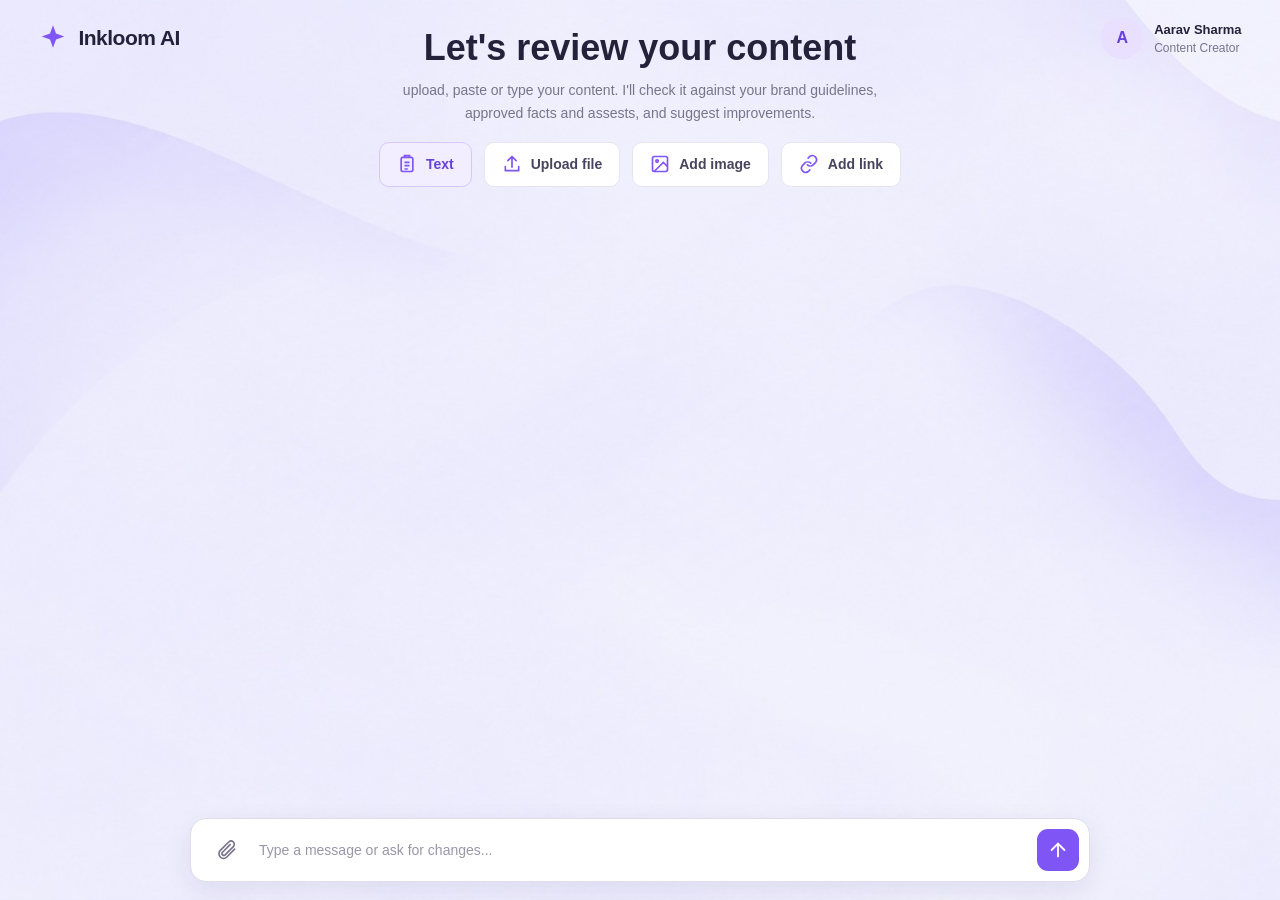
<file: frontend/chatbot/index.html>
<!DOCTYPE html>
<html lang="en">
<head>
    <meta charset="UTF-8">
    <meta name="viewport" content="width=device-width, initial-scale=1.0">
    <title>Chatbot Page</title>
    <link rel="stylesheet" href="style.css">
</head>
<body>
    <div class="app">

        <!--Navbar-->
        <header class="navbar">
            
        <!-- Inkloom AI Logo -->
       <div class="logo">
  <svg class="logo-icon" viewBox="0 0 40 40"
       xmlns="http://www.w3.org/2000/svg"
       aria-hidden="true">
    <path d="M20 3 L24 14 L35 18 L24 22 L20 33 L16 22 L5 18 L16 14 Z"
          fill="#8055F5"/>
  </svg>
  <span>Inkloom AI</span>
</div>

       <div class="profile">
        <div class="avatar">A</div>
        <div class="profile-info"><strong>Aarav Sharma</strong>
            <p>Content Creator</p></div>

       </div>
        </header>

        <!--main heading and buttons-->
        <main class="main">
            <section class="intro">
                <h1>Let's review your content</h1>

                <p>
                    upload, paste or type your content. I'll check it against your brand guidelines,<br class="desktop-break">approved facts and assests, and suggest improvements.
                </p>

                <div class="actions">
                    <button class="action-btn active" id="pasteBtn">
                         <svg class="icon" viewBox="0 0 24 24">
      <rect x="5" y="4" width="14" height="17" rx="2"
            fill="none" stroke="currentColor" stroke-width="2"/>
      <path d="M9 4V2h6v2M9 10h6M9 14h6M9 18h4"
            fill="none" stroke="currentColor" stroke-width="2"/>
    </svg>
    Text
                    </button>

                    <button class="action-btn" id="uploadBtn">
                         <svg class="icon" viewBox="0 0 24 24">
      <path d="M12 16V3m-5 5 5-5 5 5M4 15v5h16v-5"
            fill="none" stroke="currentColor" stroke-width="2"
            stroke-linecap="round" stroke-linejoin="round"/>
    </svg>
    Upload file
                    </button>

                    <button class="action-btn" id="imageBtn">
                       <svg class="icon" viewBox="0 0 24 24">
      <rect x="3" y="3" width="18" height="18" rx="2"
            fill="none" stroke="currentColor" stroke-width="2"/>
      <circle cx="8.5" cy="8.5" r="1.5"
              fill="none" stroke="currentColor" stroke-width="2"/>
      <path d="m21 15-5-5L5 21"
            fill="none" stroke="currentColor" stroke-width="2"/>
    </svg>
    Add image  
                    </button>

                    <button class="action-btn" id="linkBtn">
                         <svg class="icon" viewBox="0 0 24 24">
      <path d="M10 13a5 5 0 0 0 7 0l3-3a5 5 0 0 0-7-7l-2 2M14 11a5 5 0 0 0-7 0l-3 3a5 5 0 0 0 7 7l2-2"
            fill="none" stroke="currentColor" stroke-width="2"
            stroke-linecap="round"/>
    </svg>
    Add link
                    </button>
                </div>

                <input type="file" id="fileInput" hidden>
                <input type="file" id="imageInput" accept="image/*" hidden>
            </section>

            <!--chat area-->
            <section class="chat-area"></section>
        </main>

        <!--message bar-->
        <div class="chat-input-wrapper">
            <form id="chatForm" class="chat-input">
                <button type="button" class="attach-btn" id="attachBin" aria-label="Attach file">
 <svg xmlns="http://www.w3.org/2000/svg"
       width="22" height="22" viewBox="0 0 24 24"
       fill="none" stroke="currentColor"
       stroke-width="1.8" stroke-linecap="round"
       stroke-linejoin="round">
    <path d="m21.4 11.1-8.5 8.5a5 5 0 0 1-7.1-7.1l9.2-9.2a3.5 3.5 0 0 1 5 5L10.8 17.5a2 2 0 0 1-2.8-2.8l8.5-8.5"/>
  </svg>
                </button>

                <input type="text" id="messageInput" placeholder="Type a message or ask for changes..." autocomplete="off">

                <button type="submit" class="send-btn" aria-label="send message">
 <svg xmlns="http://www.w3.org/2000/svg"
       width="22" height="22" viewBox="0 0 24 24"
       fill="none" stroke="currentColor"
       stroke-width="2" stroke-linecap="round"
       stroke-linejoin="round">
    <path d="M12 19V5"/>
    <path d="m5 12 7-7 7 7"/>
  </svg>
                </button>
            </form>
        </div>
    </div>
     <script src="script.js"></script>
</body>
</html>
</file>
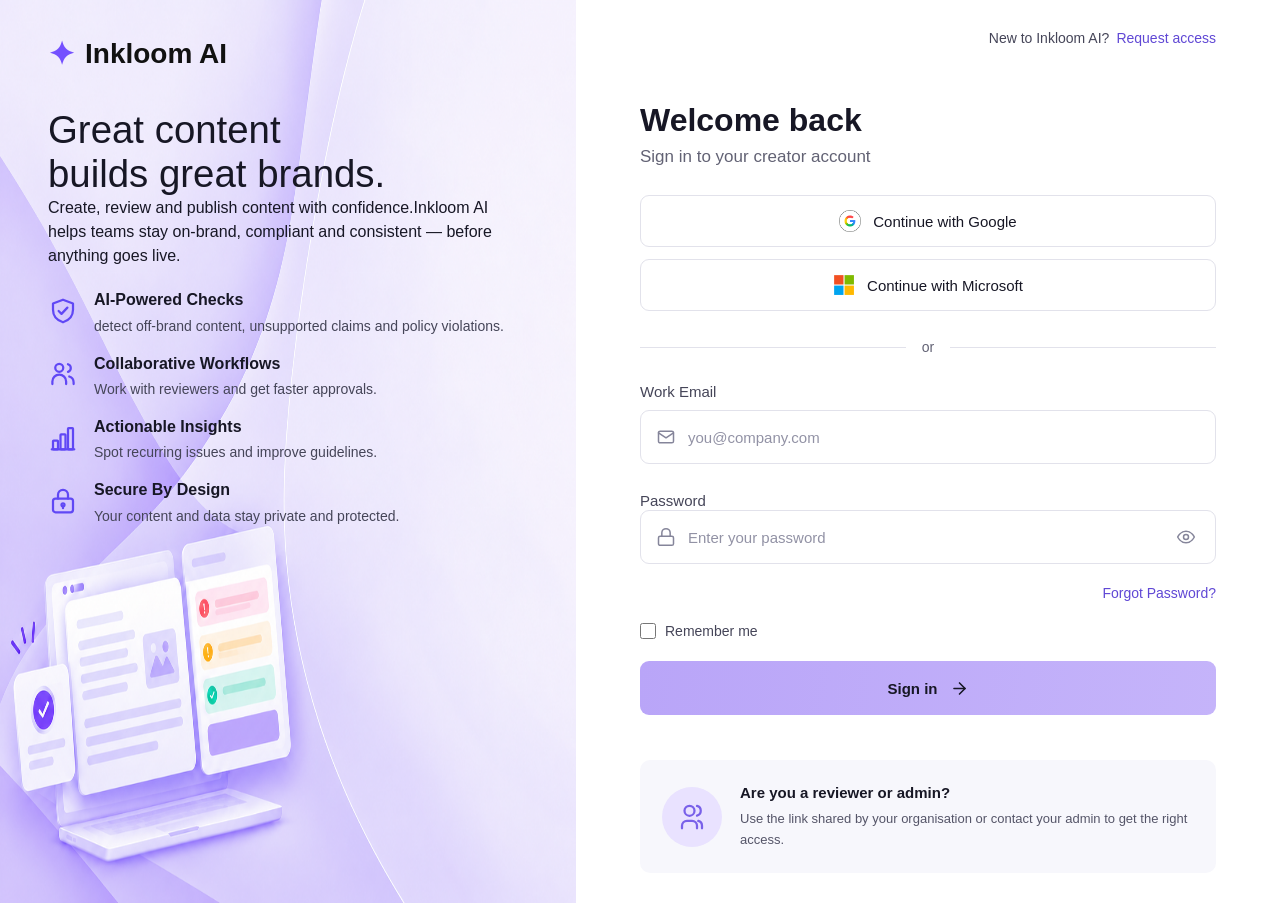
<file: frontend/LoginPage/index.html>
<!DOCTYPE html>
<html lang="en">
<head>
    <meta charset="UTF-8">
    <meta name="viewport" content="width=device-width, initial-scale=1.0">
    <title>Login Page</title>
      <link rel="stylesheet" href="style.css">
</head>
<body>

 <main class="login-page">

    <!-- left section- branding -->

     <section class="brand-panel">
    <div class="brand-logo">
    <span class="logo-mark">✦</span>
    <span>Inkloom AI</span>
    </div>
        <div class="brand-content">


            <!--Main Heading-->
            <div class="brand-head">Great content<br>builds great brands.</div>
            <p class="brand-description">Create, review and publish content with confidence.Inkloom AI helps teams stay on-brand, compliant and consistent — before anything goes live.</p>
        </div>
        <!--Features-->
        <div class="feature-list">
        <article class="feature-item">
               <div class="feature-icon">
    <svg xmlns="http://www.w3.org/2000/svg"
         width="30" height="30"
         viewBox="0 0 24 24"
         fill="none"
         stroke="#6048f5"
         stroke-width="1.8"
         stroke-linecap="round"
         stroke-linejoin="round"
         aria-hidden="true">
        <path d="M12 3 20 6v5c0 5-3.4 8.5-8 10-4.6-1.5-8-5-8-10V6l8-3Z"/>
        <path d="m8.5 12 2.3 2.3 4.7-5"/>
    </svg>
      </div>
           <div>
         
            <h2>AI-Powered Checks</h2>
            <p>detect off-brand content, unsupported claims and policy violations.</p>
           </div>
        </article>

        <article class="feature-item">
            <div class="feature-icon">
    <svg xmlns="http://www.w3.org/2000/svg"
         width="30" height="30"
         viewBox="0 0 24 24"
         fill="none"
         stroke="#6048f5"
         stroke-width="1.8"
         stroke-linecap="round"
         stroke-linejoin="round"
         aria-hidden="true">
        <circle cx="9" cy="7" r="3.2"/>
        <path d="M3.5 20v-2a5.5 5.5 0 0 1 11 0v2"/>
        <path d="M16 4.2a3.2 3.2 0 0 1 0 6.1"/>
        <path d="M17 14a5 5 0 0 1 3.5 4.8V20"/>
    </svg>
</div>
            <div>
                <h2>Collaborative Workflows</h2>
                <p>Work with reviewers and get faster approvals.</p>
            </div>
        </article>

        <article class="feature-item">
            <div class="feature-icon">
    <svg xmlns="http://www.w3.org/2000/svg"
         width="30" height="30"
         viewBox="0 0 24 24"
         fill="none"
         stroke="#6048f5"
         stroke-width="1.8"
         stroke-linecap="round"
         stroke-linejoin="round"
         aria-hidden="true">
        <path d="M3 21h18"/>
        <rect x="4" y="14" width="4" height="7" rx="0.5"/>
        <rect x="10" y="9" width="4" height="12" rx="0.5"/>
        <rect x="16" y="4" width="4" height="17" rx="0.5"/>
    </svg>
</div>
            <div>
                <h2>Actionable Insights</h2>
                <p>Spot recurring issues and improve guidelines.</p>
            </div>
        </article>

        <article class="feature-item">
            <div class="feature-icon">
    <svg xmlns="http://www.w3.org/2000/svg"
         width="30" height="30"
         viewBox="0 0 24 24"
         fill="none"
         stroke="#6048f5"
         stroke-width="1.8"
         stroke-linecap="round"
         stroke-linejoin="round"
         aria-hidden="true">
        <rect x="4" y="10" width="16" height="11" rx="2"/>
        <path d="M8 10V7a4 4 0 0 1 8 0v3"/>
        <circle cx="12" cy="15" r="1.2"/>
        <path d="M12 16.2v1.5"/>
    </svg>
</div>
            <div>
            <h2>Secure By Design</h2>
            <p>Your content and data stay private and protected.</p>
            </div>
        </article>
        </div>
        </section>

      <!--Right section - login-->
      <section class="login-panel">

        <!-- request access-->
         <div class="request-access">
            New to Inkloom AI?
            <a href="#" id="requestAccessLink">Request access</a>
         </div>

         <!-- Heading -->
          <header class="login-heading">
            <h2>Welcome back</h2>
            <p>Sign in to your creator account</p>
          </header>

            <!--social login buttons-->    
            <div class="social-buttons">
            <button class="social-button" type="button" data-provider="Google">
                <img src="assests/google-logo.png" alt="" class="google-logo">
                <span>Continue with Google</span>
            </button>     
            
            <button class="social-button" type="button" data-provider="Microsoft">
                <img src="assests/microsoft-logo.png" alt="" class="microsoft-logo">
                <span>Continue with Microsoft</span>
            </button>
            </div> 

            <!--divider-->
            <div class="divider">
                <span>
                    <em>or</em>
                </span>
            </div>

            <!--login form -->
            <form id="loginForm">

                <!--Email-->
                <div class="form-field">
                    <label for="email">Work Email</label>

                    <div class="input-wrap">
                      <svg
        class="input-icon"
        xmlns="http://www.w3.org/2000/svg"
        width="20"
        height="20"
        viewBox="0 0 24 24"
        fill="none"
        stroke="currentColor"
        stroke-width="1.8"
        stroke-linecap="round"
        stroke-linejoin="round"
        aria-hidden="true">

        <rect x="3" y="5" width="18" height="14" rx="2"/>
        <path d="m3 7 9 6 9-6"/>

    </svg>

                        <input type="email" name="email" placeholder="you@company.com" id="email" autocomplete="email">
                    </div>
               <small class="field-error" id="emailError"></small>

                </div>

                <!-- password -->
                 <div class="form-field">
                    <div class="label-row">
                        <label for="password">Password</label>
                       
                    </div>

                    <div class="input-wrapper">
                          <!-- Lock Icon -->
    <svg 
         class="lock-icon"
         xmlns="http://www.w3.org/2000/svg"
         width="20"
         height="20"
         viewBox="0 0 24 24"
         fill="none"
         stroke="currentColor"
         stroke-width="1.8"
         stroke-linecap="round"
         stroke-linejoin="round">

        <rect x="3" y="11" width="18" height="11" rx="2"/>
        <path d="M7 11V7a5 5 0 0 1 10 0v4"/>
    </svg>

            <input type="password" id="password" placeholder="Enter your password" autocomplete="current-password" name="password">

                <!--Eye Icon Button-->
            <button type="button" id="togglePassword" aria-label="Show password">

        <svg
            xmlns="http://www.w3.org/2000/svg"
            width="20"
            height="20"
            viewBox="0 0 24 24"
            fill="none"
            stroke="currentColor"
            stroke-width="1.8"
            stroke-linecap="round"
            stroke-linejoin="round">

            <path d="M2 12s3.6-7 10-7 10 7 10 7-3.6 7-10 7-10-7-10-7Z"/>
            <circle cx="12" cy="12" r="3"/>
        </svg>
    </button>
                   
            </div>

                <small class="field-error" id="passwordError"></small>

                <div class="forgot-row">
                     <a href="#" id="forgotPassword">Forgot Password?</a>
                </div>

</div>

                 <!--Remember me-->
                 <label class="remember-row">
                    <input type="checkbox" id="remember">
                    <span>Remember me</span>
                 </label>
                 <!--submit button-->
                 <button class="sign-in-button" type="submit">Sign in
    <svg
        xmlns="http://www.w3.org/2000/svg"
        width="20"
        height="20"
        viewBox="0 0 24 24"
        fill="none"
        stroke="currentColor"
        stroke-width="2"
        stroke-linecap="round"
        stroke-linejoin="round"
        aria-hidden="true"
    >
        <path d="M5 12h14"/>
        <path d="m12 5 7 7-7 7"/>
    </svg>
             </button>
          <p class="form-message" id="formMessage" aria-live="polite"></p>
          </form>
          
          <!--Reviewer section-->
          <div class="access-card">
         
          <div class="access-icon">
    <svg
        xmlns="http://www.w3.org/2000/svg"
        width="24"
        height="24"
        viewBox="0 0 24 24"
        fill="none"
        stroke="currentColor"
        stroke-width="1.8"
        stroke-linecap="round"
        stroke-linejoin="round"
        aria-hidden="true">

        <path d="M16 21v-2a4 4 0 0 0-4-4H8a4 4 0 0 0-4 4v2"/>
        <circle cx="10" cy="7" r="4"/>
        <path d="M20 21v-2a4 4 0 0 0-3-3.87"/>
        <path d="M16 3.13a4 4 0 0 1 0 7.75"/>

    </svg>
</div>
            <div class="access-text"><h2>Are you a reviewer or admin?</h2>
            <p>Use the link shared by your organisation or contact your admin to get the right access.</p>
            </div>
          </div>
          
      </section>
     
 </main>
 <script src="script.js"></script>
</body>
</html>
</file>
<file: frontend/chatbot/style.css>
* {
    margin: 0;
    padding: 0;
    box-sizing: border-box;
}

:root {
    --purple: #8055F5;
    --purple-dark: #6840DB;
    --text: #24213A;
    --muted: #77758A;
    --border: #E7E4F0;
    --surface: #FFFFFF;
}

html , body {
    width: 100%;
    min-height: 100%;
}

body {
    font-family: Inter, "Segoe UI", Arial, sans-serif;
    color: var(--text);
    background-color: #F8F7FC;
    background-image: url("assests/chatbot-background.jpeg");
    background-size: cover;
    background-position: center;
    background-repeat: no-repeat;
    background-attachment: fixed;
}

button ,  input {
    font: inherit;
}

button {
    cursor: pointer;
}

.app {
    min-height: 100vh;
    display: flex;
    flex-direction: column;
}


.navbar {
    width: 100%;
    min-height: 76px;
    padding: 16px 3%;
    display: flex;
    align-items: center;
    justify-content: space-between;
    gap: 20px;
    background: transparent;
    border-bottom: none;
    position: relative;
    z-index: 2;
}

.logo {
    display: flex;
    align-items: center;
    gap: 10px;

    font-size: 21px;
    font-weight: 750;
    letter-spacing: -0.5px;
    white-space: nowrap;
}

.logo-icon {
    width: 30px;
    height: 30px;
    flex-shrink: 0;
}

.profile {
    display: flex;
    align-items: center;
    gap: 11px;
}

.avatar {
    width: 42px;
    height: 42px;
    flex-shrink: 0;
    border-radius: 50%;
    display: grid;
    place-items: center;
    background: #E9DFFF;
    color: var(--purple-dark);
    font-weight: 700;
}

.profile-info strong {
    display: block;
    font-size: 13px;
}

.profile-info p {
    margin-top: 4px;
    font-size: 12px;
    color: var(--muted);
}

.arrow {
    color: var(--muted);
    margin-left: 5px;
}


.main {
    width: min(100% - 40px, 1000px);
    max-width: 1000px;
    margin: 0 auto;
    flex: 1;
    display: flex;
    flex-direction: column;
}

.intro {
    width: 100%;
    text-align: center;
    padding: 0 10px 12px;
    margin: -25px auto 0;
}

.intro h1 {
    margin: 0;
    font-size: 36px;
    line-height: 1.2;
}

.intro p {
    max-width: 680px;
    margin: 10px auto 18px;
    color: var(--muted);
    font-size: 14px;
    line-height: 1.6;
}


.actions {
    display: flex;
    justify-content: center;
    align-items: center;
    flex-wrap: wrap;
    gap: 12px;
}

.action-btn {
    min-height: 45px;
    padding: 11px 17px;

    display: inline-flex;
    align-items: center;
    justify-content: center;
    gap: 9px;

    border: 1px solid var(--border);
    border-radius: 10px;
    background: var(--surface);
    color: #48445D;

    font-size: 14px;
    font-weight: 550;

    transition: border-color 0.2s , background 0.2s, color 0.2s, transform 0.2s;
}

.action-btn:hover {
    border-color: var(--purple);
    color: var(--purple-dark);
    transform: translateY(-1px);
}

.action-btn.active {
    color: var(--purple-dark);
    border-color: #D6C8FF;
    background: #F2EDFF;
}

.icon {
    display: block;
    width: 20px;
    height: 20px;
    min-width: 20px;
    flex-shrink: 0;
    color: var(--purple);
}

.chat-area {
    flex: 1;
    min-height: 250px;
    width: 100%;
    padding: 10px 15px;
    overflow-y: auto;
    scroll-behavior: smooth;
}


.chat-input-wrapper {
    position: sticky;
    bottom: 0;
    z-index: 5;
    width: 100%;
    padding: 12px 20px 18px;
    background: transparent;
}

.chat-input {
    width: min(100%, 900px);
    min-height: 64px;
    margin: 0 auto;
    padding: 9px 10px 9px 14px;

    display: flex;
    align-items: center;
    gap: 12px;

    background: #FFFFFF;
    border: 1px solid #E1DCEC;
    border-radius: 16px;
    box-shadow: 0 8px 28px rgba(42, 30, 80, 0.08);

    transition: border-color 0.2s, box-shadow 0.2s;
}


.chat-input:focus-within {
    border-color: #B7A1FF;
    box-shadow: 0 8px 28px rgba(128, 85, 245, 0.12);
}

.attach-btn , .send-btn {
    width: 42px;
    height: 42px;
    flex-shrink: 0;

    border: none;
    border-radius: 11px;

    display: flex;
    align-items: center;
    justify-content: center;
}

.attach-btn {
    color: #77718B;
    background: transparent;
}

.attach-btn:hover {
    background: #F3F0FA;
    color: var(--purple-dark);
}

.attach-btn svg , .send-btn svg {
    display: block;
    width: 22px;
    height: 22px;
}

.chat-input input {
    min-width: 0;
    width: 100%;
    flex: 1;

    outline: none;
    border: none;
    background: transparent;

    color: var(--text);
    font-size: 14px;
}

.chat-input input::placeholder {
    color: #9A96AA;
}

.send-btn {
    background: var(--purple);
    color: #FFFFFF;

    transition: background 0.2s, transform 0.2s;
}

.send-btn:hover {
    background: var(--purple-dark);
    transform: translateY(-1px);
}

.send-btn:active {
    transform: scale(0.96);
}

.chat-message {
    width: fit-content;
    max-width: min(80%, 650px);
    margin: 12px 0 12px auto;
    padding: 13px 16px;

    border-radius: 14px 14px 4px 14px;
    background: #EDE6FF;
    color: #30244D;

    font-size: 14px;
    line-height: 1.6;
    overflow-wrap: anywhere;
}

.chat-message.error {
    color: #A33D3D;
    background: #FFF0F0;
}


/* smartphone */
@media (max-width: 480px) {
    .navbar {
        min-height: 64px;
        padding: 10px 14px;
        gap: 8px;
    }

    .logo {
        gap: 7px;
        font-size: 17px;
    }

    .logo-icon {
        width: 25px;
        height: 25px;
    }

    .avatar {
        width: 32px;
        height: 32px;
    }

    .profile {
        gap: 6px;
    }

    .profile-info strong {
        font-size: 10px;
    }

    .profile-info p {
        font-size: 9px;
    }

    .arrow {
        margin-left: 0;
    }

    .intro {
        padding: 12px 14px 16px;
    }

    .intro h1 {
        font-size: 27px;
        line-height: 1.3;
        letter-spacing: -0.6px;
    }

    .intro p {
        font-size: 13px;
        line-height: 1.7;
        margin: 12px auto 18px;
    }

    .desktop-break {
        display: none;
    }

    .actions {
        display: grid;
        grid-template-columns: repeat(2, minmax(0, 1fr));
        gap: 9px;
    }

    .action-btn {
        width: 100%;
        min-width: 0;
        min-height: 42px;
        padding: 10px 7px;
        gap: 6px;
        font-size: 12px;
    }

    .icon {
        width: 18px;
        height: 18px;
        min-width: 18px;
    }

    .chat-area {
        min-height: 120px;
        padding: 8px 12px;
    }

    .chat-input-wrapper {
        padding: 10px 10px 15px;
    }

    .chat-input {
        min-height: 58px;
        gap: 7px;
        padding: 7px;
        border-radius: 14px;
    }

    .attach-btn,
    .send-btn {
        width: 38px;
        height: 38px;
    }

    .chat-input input {
        font-size: 12px;
    }

    .chat-input input::placeholder {
        font-size: 12px;
    }

    .chat-message {
        max-width: 90%;
        font-size: 13px;
    }
}
.main .intro {
    transform: translateY(-25px);
}

/*  tablet */
@media (max-width: 768px) {
    .navbar {
        min-height: 68px;
        padding: 12px 22px;
    }

    .intro {
        padding: 14px 18px 18px;
    }

    .intro h1 {
        font-size: 32px;
    }

    .intro p {
        font-size: 14px;
        margin: 12px auto 20px;
    }

    .actions {
        gap: 10px;
    }

    .action-btn {
        padding: 10px 13px;
    }

    .chat-area {
        min-height: 150px;
    }
}
</file>
<file: frontend/LoginPage/style.css>
* {
    margin: 0;
    padding: 0;
    box-sizing: border-box;
}

:root {
    --purple: #7961e9;
    --purple-dark: #6048d5;
    --text: #171725;
    --muted: #626274;
    --border: #e2e2eb;
    --lavender: #f0edff;
}

body {
    font-family: Arial, Helvetica, sans-serif;
    color: var(--text);
    background-color: #ffffff;
}

button,
input {
    font: inherit;
}

a {
    color: var(--purple-dark);
    text-decoration: none;
}

a:hover {
    text-decoration: underline;
}

button {
    -webkit-tap-highlight-color: transparent;
    cursor: pointer;
}



.login-page {
    display: grid;
    grid-template-columns: 45% 55%;
    min-height: 100vh;
    width: 100%;
}

.brand-panel {
    min-width: 0;
    position: relative;
    display: flex;
    flex-direction: column;
    justify-content: flex-start;
    padding: 35px 48px;
    background-color: #f0edff;
    background-image: url("assests/Pastel SaaS Dashboard Waves.png");
    background-size: 100% 100%;
    background-position: center center;
    background-repeat: no-repeat;
    overflow: hidden;
}

.brand-logo {
    display: flex;
    align-items: center;
    gap: 10px;
    font-size: 28px;
    font-weight: 700;
    color: #111111;
    margin-bottom: 35px;
    position: relative;
    z-index: 1;
}

.logo-mark {
    color: #7450ff;
    font-size: 32px;
}

.brand-content {
    margin-top: 0;
    transform: none;
}

.feature-list {
    position: relative;
    z-index: 1;
    display: flex;
    flex-direction: column;
    margin-top: -1px;
    gap: 16px;
    transform: none;
}

.brand-head {
    font-size: clamp(30px, 3vw, 48px);
    line-height: 1.15;
   
}


.brand-description {
   
    font-size: 16px;
    line-height: 1.5;
    margin-bottom: 22px;
}

.feature-item {
    display: flex;
    align-items: center;
    gap: 16px;
}

.feature-item h2 {
    font-size: 16px;
    font-weight: 700;
    line-height: 1.4;
    margin-bottom: 4px;
}

.feature-item p {
    font-size: 14px;
    color: #454558;
    line-height: 1.5;
}


.login-panel {
    min-width: 0;
    min-height: 100vh;
    background-color: #ffffff;
    padding: 30px clamp(28px, 5vw, 80px);
    display: flex;
    flex-direction: column;
    justify-content: center;
}


.request-access {
    display: flex;
    justify-content: flex-end;
    align-items: center;
    gap: 7px;
    font-size: 14px;
    color: #454558;
    margin-bottom: 55px;
}


.login-heading {
    margin-bottom: 28px;
}

.login-heading h2 {
    font-size: clamp(28px, 2.5vw, 40px);
    line-height: 1.2;
    margin-bottom: 8px;
}

.login-heading p {
    font-size: 17px;
    color: var(--muted);
}


.social-buttons {
    display: flex;
    flex-direction: column;
    gap: 12px;
}

.social-button {
    display: flex;
    align-items: center;
    justify-content: center;
    gap: 12px;
    width: 100%;
    min-height: 52px;
    padding: 12px;
    border: 1px solid var(--border);
    border-radius: 9px;
    background-color: #ffffff;
    color: var(--text);
    font-size: 15px;
    transition: background-color 0.2s, border-color 0.2s;
}

.social-button:hover {
    background-color: #faf9ff;
    border-color: #c9c0f8;
}

.google-logo , .microsoft-logo {
    width: 22px;
    height: 22px;
    object-fit: contain;
    flex-shrink: 0;
}



.divider {
    display: flex;
    align-items: center;
    gap: 16px;
    margin: 28px 0;
    color: var(--muted);
    font-size: 14px;
}

.divider::before , .divider::after {
    content: "";
    height: 1px;
    flex: 1;
    background-color: var(--border);
}

.divider span {
    display: flex;
    align-items: center;
}

.divider em {
    font-style: normal;
}

#loginForm {
    width: 100%;
}

.form-field {
    display: flex;
    flex-direction: column;
    margin-bottom: 22px;
}

.form-field label {
    font-size: 15px;
    color: #454558;
    margin-bottom: 10px;
}

.input-wrap , .input-wrapper {
    display: flex;
    align-items: center;
    width: 100%;
    min-height: 54px;
    border: 1px solid var(--border);
    border-radius: 9px;
    background-color: #ffffff;
    padding: 0 15px;
    gap: 12px;
    transition: border-color 0.2s;
}

.input-wrap:focus-within , .input-wrapper:focus-within {
    border-color: var(--purple);
}

.input-icon {
    display: flex;
    align-items: center;
    justify-content: center;
    color: #85859a;
    font-size: 20px;
    flex-shrink: 0;
}

.input-wrap input , .input-wrapper input {
    width: 100%;
    min-width: 0;
    border: none;
    outline: none;
    background: transparent;
    color: var(--text);
    font-size: 15px;
}

.input-wrap input::placeholder , .input-wrapper input::placeholder {
    color: #9292a5;
}


.lock-icon {
    width: 20px;
    height: 20px;
    color: #85859a;
    flex-shrink: 0;
}



#togglePassword {
    display: flex;
    align-items: center;
    justify-content: center;
    border: none;
    background: transparent;
    color: #85859a;
    padding: 4px;
    flex-shrink: 0;
}

#togglePassword svg {
    display: block;
    width: 20px;
    height: 20px;
}

.field-error {
    display: block;
    color: #d93636;
    font-size: 12px;
    margin-top: 6px;
}


.forgot-row {
    display: flex;
    justify-content: flex-end;
    margin-top: 15px;
    font-size: 14px;
}

.remember-row {
    display: flex;
    align-items: center;
    gap: 9px;
    margin: 4px 0 22px;
    font-size: 14px;
    color: #454558;
    cursor: pointer;
}

.remember-row input {
    width: 16px;
    height: 16px;
    accent-color: var(--purple);
    cursor: pointer;
}

.sign-in-button {
    display: flex;
    justify-content: center;
    align-items: center;
    gap: 12px;
    width: 100%;
    min-height: 54px;
    padding: 14px 20px;
    border: none;
    border-radius: 9px;
    background: linear-gradient(100deg, #b9a5f8, #c5b4fa);
    color: #171725;
    font-size: 15px;
    font-weight: 600;
    transition: filter 0.2s;
}

.sign-in-button:hover {
    filter: brightness(0.97);
}

.sign-in-button svg {
    width: 19px;
    height: 19px;
}

.form-message {
    font-size: 13px;
    margin-top: 10px;
}

.access-card {
    display: flex;
    align-items: center;
    gap: 18px;
    width: 100%;
    margin-top: 35px;
    padding: 22px;
    border-radius: 10px;
    background-color: #f7f7fc;
}

.access-icon {
    display: flex;
    align-items: center;
    justify-content: center;
    width: 60px;
    height: 60px;
    border-radius: 50%;
    background-color: #e9e2ff;
    color: var(--purple);
    flex-shrink: 0;
}

.access-icon svg {
    width: 30px;
    height: 30px;
    display: block;
}

.access-text h2 {
    font-size: 15px;
    line-height: 1.4;
    margin-bottom: 6px;
}

.access-text p {
    color: #555568;
    font-size: 13px;
    line-height: 1.6;
}


@media (max-width: 900px) {
    .login-page {
        grid-template-columns: 42% 58%;
    }

    .brand-panel {
        padding: 35px 25px;
    }

    .login-panel {
        padding: 28px;
    }

    .request-access {
        margin-bottom: 40px;
    }

    .brand-description {
        font-size: 15px;
    }

    .feature-list {
        gap: 16px;
    }
}

@media (max-width: 650px) {
    .login-page {
        grid-template-columns: 1fr;
    }

    .brand-panel {
        min-height: 420px;
        padding: 40px 25px;
        background-position: center;
    }

    .brand-head {
        font-size: 34px;
    }

    .brand-description {
        font-size: 15px;
    }

    .feature-list {
        gap: 14px;
    }

    .login-panel {
        min-height: auto;
        padding: 30px 22px;
    }

    .request-access {
        margin-bottom: 35px;
    }

    .login-heading h2 {
        font-size: 30px;
    }

    .access-card {
        padding: 17px;
        gap: 13px;
    }

    .access-icon {
        width: 50px;
        height: 50px;
    }
}
</file>
